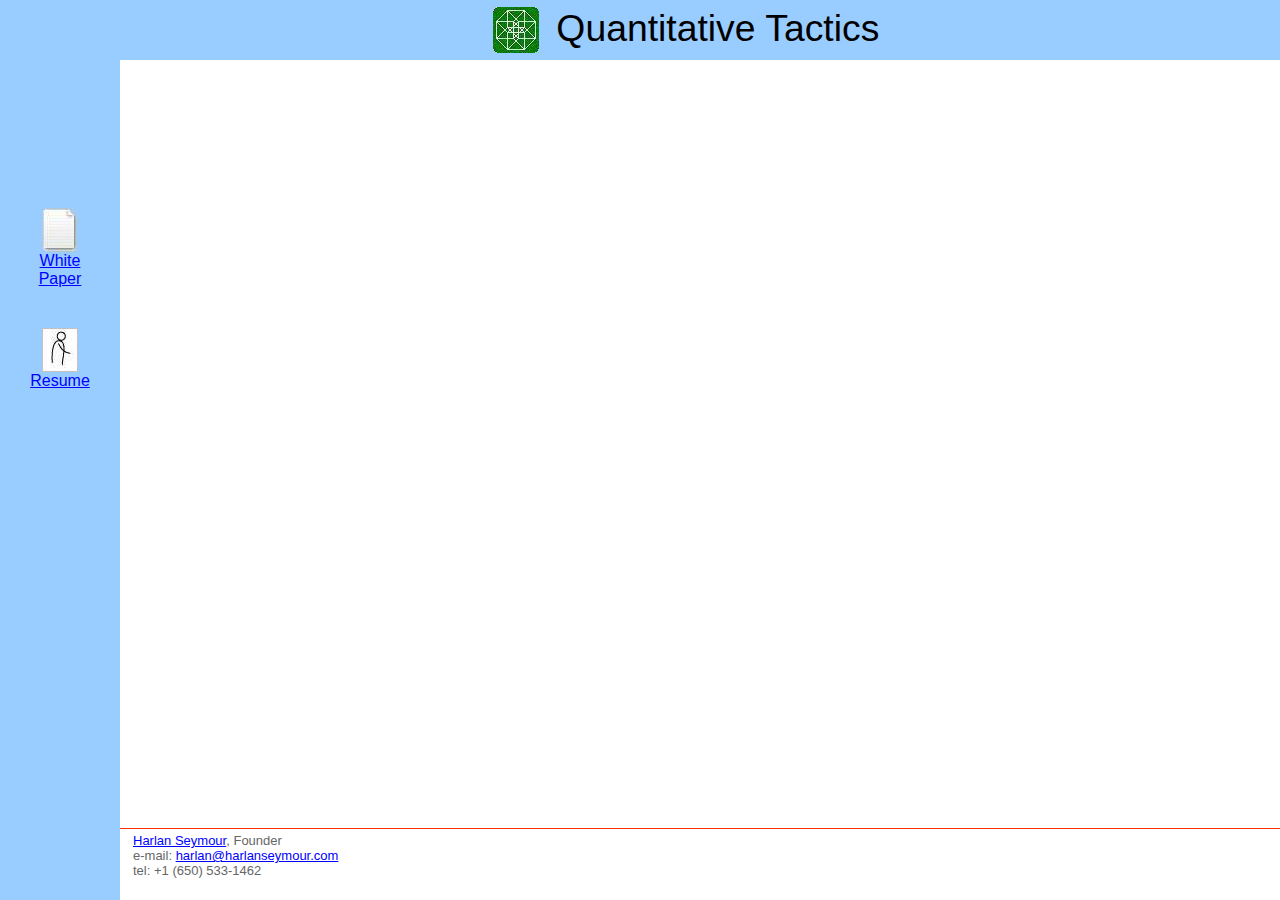
<file: index.htm>
<html>

<head>
<title>Quantitative Tactics</title>
<meta name="GENERATOR" content="Microsoft FrontPage 4.0">
<meta name="ProgId" content="FrontPage.Editor.Document">
</head>

<frameset cols="120,*" framespacing="0" border="0" frameborder="0">
  <frame name="left" scrolling="no" noresize src="sidebar.htm">
  <frameset rows="60,*,75">
    <frame name="rtop" src="topbar.htm" scrolling="no" marginwidth="12" marginheight="4">
    <frame name="rbottom" src="home.aspx" scrolling="auto">
    <frame name="rbottom1" src="botbar.htm" scrolling="no">
  </frameset>
  <noframes>
  <body topmargin="0" leftmargin="0">

  <p>This page uses frames, but your browser doesn't support them.</p>

  </body>
  </noframes>
</frameset>

</html>
</file>
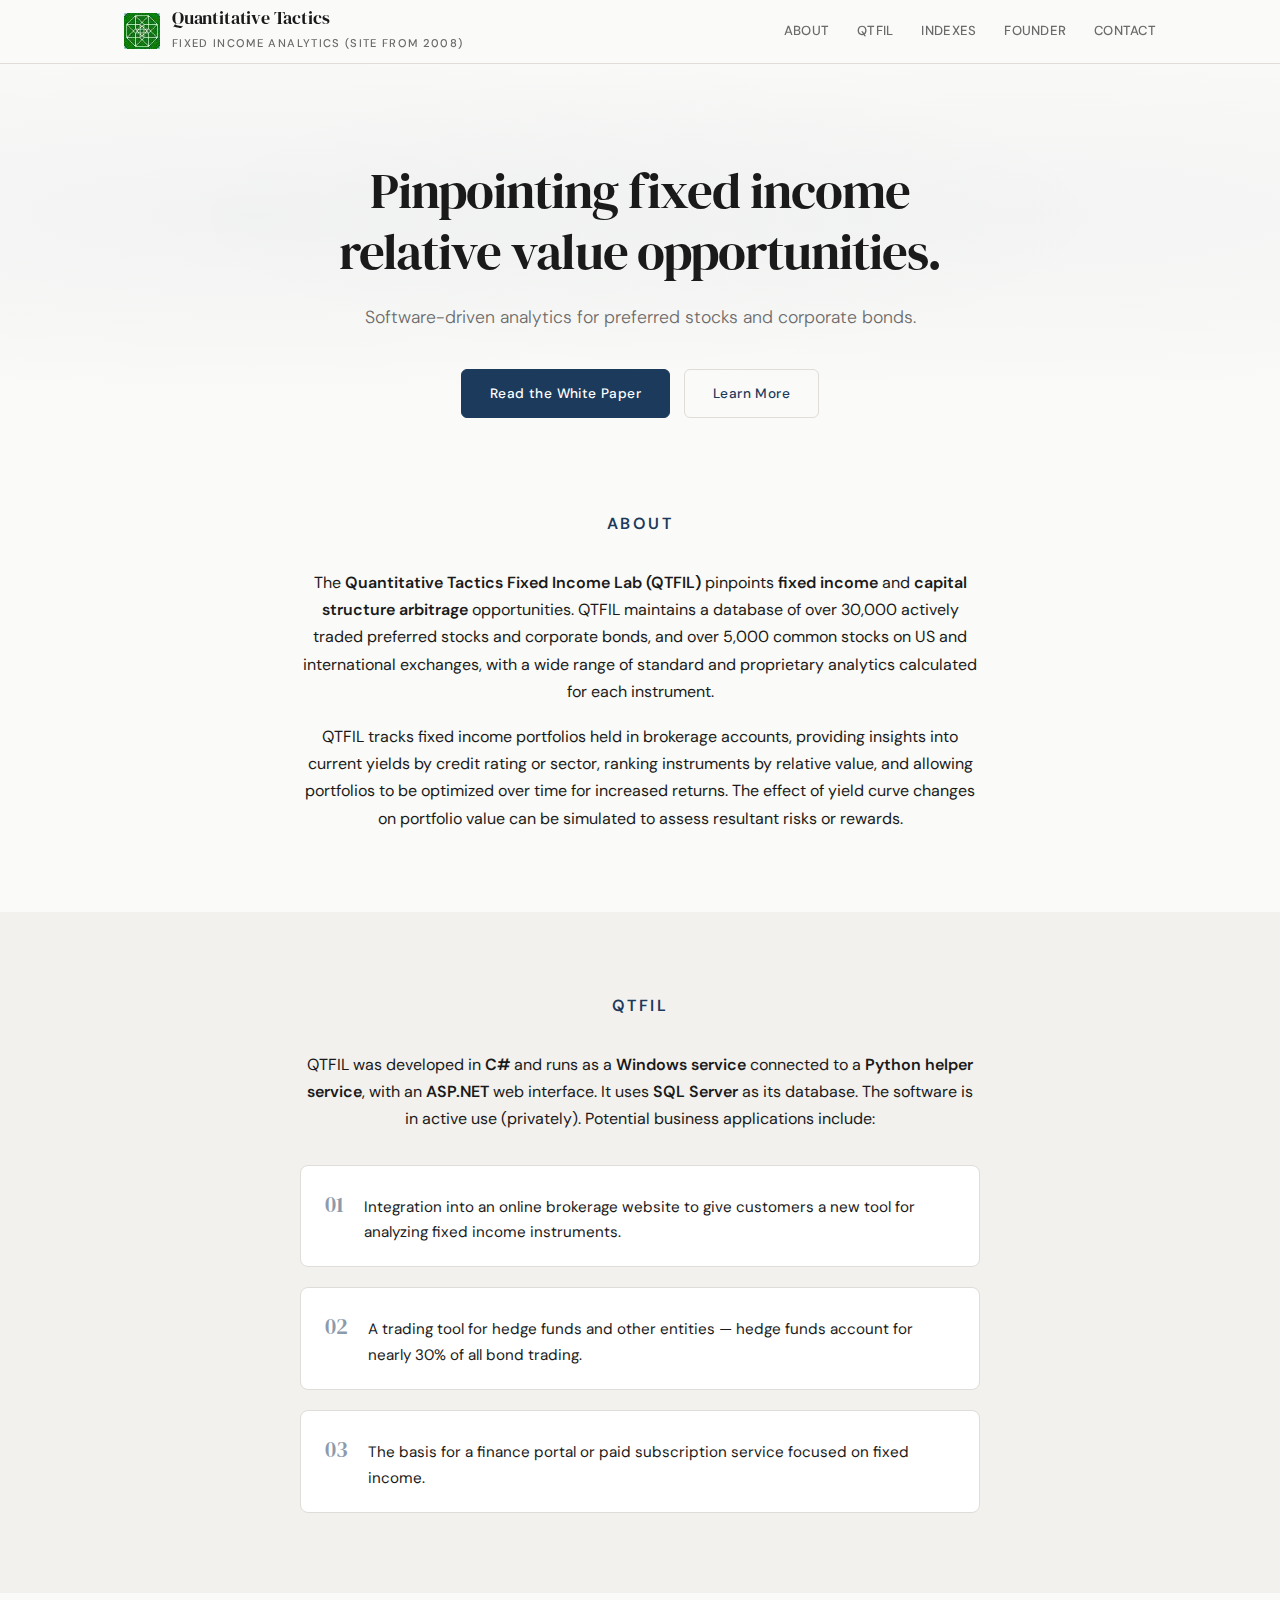
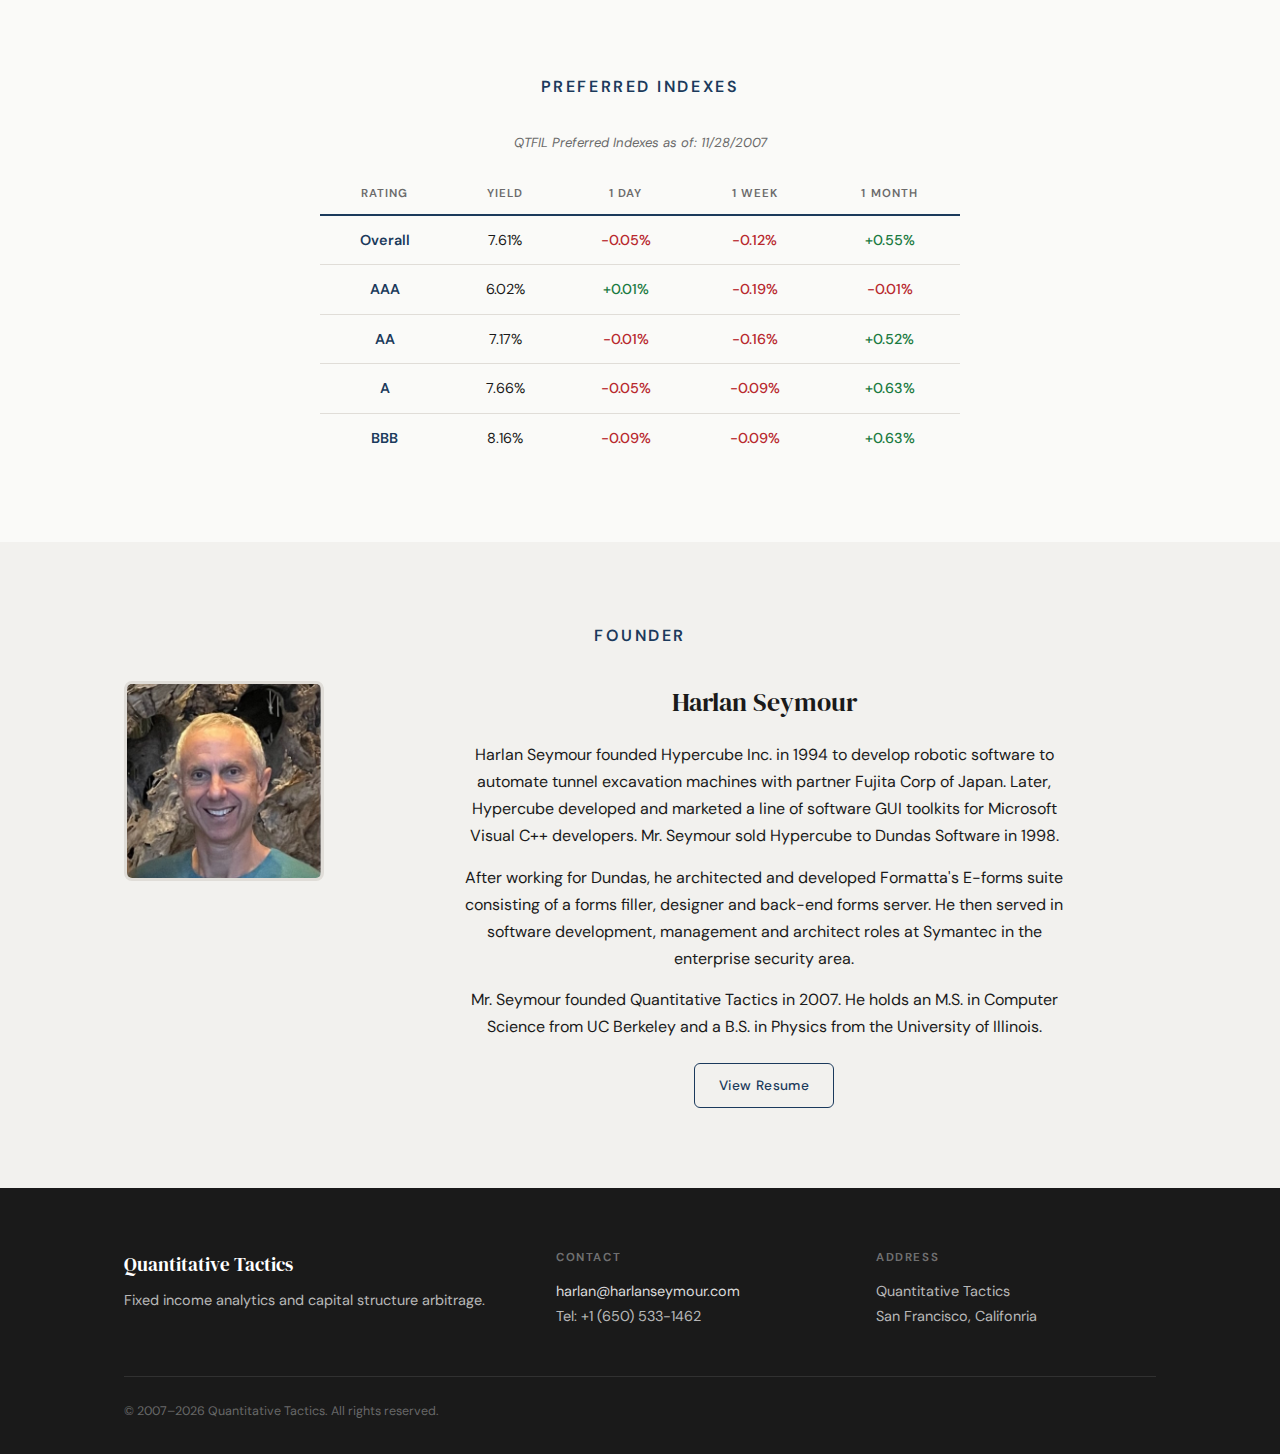
<file: index.html>
<!DOCTYPE html>
<html lang="en">

<head>
    <meta charset="UTF-8">
    <meta name="viewport" content="width=device-width, initial-scale=1.0">
    <title>Quantitative Tactics</title>
    <link rel="icon" type="image/jpeg" href="images/favicon.ico">
    <link rel="preconnect" href="https://fonts.googleapis.com">
    <link rel="preconnect" href="https://fonts.gstatic.com" crossorigin>
    <link
        href="https://fonts.googleapis.com/css2?family=DM+Serif+Display&family=DM+Sans:wght@300;400;500;600&display=swap"
        rel="stylesheet">
    <link rel="stylesheet" href="style.css">
</head>

<body>

    <!-- Header -->
    <header class="header">
        <div class="header-inner">
            <div class="logo-group">
                <img src="images/QT46.jpg" alt="QT Logo" class="logo-img">
                <div class="logo-text">
                    <h1>Quantitative Tactics</h1>
                    <span class="tagline">Fixed Income Analytics (site from 2008)</span>
                </div>
            </div>
            <nav class="nav">
                <a href="#about">About</a>
                <a href="#product">QTFIL</a>
                <a href="#indexes">Indexes</a>
                <a href="#founder">Founder</a>
                <a href="#contact">Contact</a>
            </nav>
            <button class="nav-toggle" aria-label="Toggle navigation">
                <span></span><span></span><span></span>
            </button>
        </div>
    </header>

    <!-- Hero -->
    <section class="hero">
        <div class="hero-inner">
            <h2 class="hero-headline">Pinpointing fixed income<br>relative value opportunities.</h2>
            <p class="hero-sub">Software-driven analytics for preferred stocks and corporate bonds.</p>
            <div class="hero-ctas">
                <a href="docs/QTFIL Overview.pdf" class="btn btn-primary" target="_blank">Read the White Paper</a>
                <a href="#product" class="btn btn-ghost">Learn More</a>
            </div>
        </div>
    </section>

    <!-- About / Product -->
    <section id="about" class="section">
        <div class="container container-centered">
            <div class="section-label">About</div>
            <div class="content-grid">
                <div class="content-main">
                    <p>
                        The <strong>Quantitative Tactics Fixed Income Lab (QTFIL)</strong> pinpoints
                        <strong>fixed income</strong> and <strong>capital structure arbitrage</strong>
                        opportunities. QTFIL maintains a database of over 30,000 actively traded
                        preferred stocks and corporate bonds, and over 5,000 common stocks on US and
                        international exchanges, with a wide range of standard and proprietary analytics
                        calculated for each instrument.
                    </p>
                    <p>
                        QTFIL tracks fixed income portfolios held in brokerage accounts, providing insights into current
                        yields by credit rating or sector, ranking instruments by relative value, and allowing
                        portfolios to be optimized over time for increased returns. The effect of yield curve changes on
                        portfolio value can be simulated to assess resultant risks or rewards.
                    </p>
                </div>
            </div>
        </div>
    </section>

    <!-- Product Details -->
    <section id="product" class="section section-alt">
        <div class="container container-centered">
            <div class="section-label">QTFIL</div>
            <div class="content-grid">
                <div class="content-main">
                    <p>
                        QTFIL was developed in <strong>C#</strong> and runs as a <strong>Windows service</strong>
                        connected to a <strong>Python helper service</strong>, with an <strong>ASP.NET</strong> web
                        interface. It uses <strong>SQL Server</strong> as its database. The software is in active use
                        (privately). Potential business applications include:
                    </p>
                    <div class="use-cases">
                        <div class="use-case">
                            <div class="use-case-num">01</div>
                            <div class="use-case-text">Integration into an online brokerage website to give customers a
                                new tool for analyzing fixed income instruments.
                            </div>
                        </div>
                        <div class="use-case">
                            <div class="use-case-num">02</div>
                            <div class="use-case-text">A trading tool for hedge funds and other entities — hedge funds
                                account for nearly 30% of all bond trading.
                            </div>
                        </div>
                        <div class="use-case">
                            <div class="use-case-num">03</div>
                            <div class="use-case-text">The basis for a finance portal or paid subscription service
                                focused on fixed income.
                            </div>
                        </div>
                    </div>
                </div>
            </div>
        </div>
    </section>

    <!-- Indexes -->
    <section id="indexes" class="section">
        <div class="container container-centered">
            <div class="section-label">Preferred Indexes</div>
            <p class="index-date" id="index-date"></p>
            <div class="table-wrap">
                <table class="yield-table">
                    <thead>
                        <tr>
                            <th>Rating</th>
                            <th>Yield</th>
                            <th>1 Day</th>
                            <th>1 Week</th>
                            <th>1 Month</th>
                        </tr>
                    </thead>
                    <tbody id="yield-body">
                    </tbody>
                </table>
            </div>
        </div>
    </section>

    <!-- Founder -->
    <section id="founder" class="section section-alt">
        <div class="container container-centered">
            <div class="section-label">Founder</div>
            <div class="founder-grid">
                <div class="founder-photo-wrap">
                    <img src="images/HeadShot.jpg" alt="Harlan Seymour" class="founder-photo">
                </div>
                <div class="founder-bio">
                    <h3>Harlan Seymour</h3>
                    <p>Harlan Seymour founded Hypercube Inc. in 1994 to develop robotic software to automate tunnel
                        excavation machines with partner Fujita Corp of Japan. Later, Hypercube developed and marketed a
                        line of software GUI toolkits for Microsoft Visual C++ developers. Mr. Seymour sold Hypercube to
                        Dundas Software in 1998.</p>
                    <p>After working for Dundas, he architected and developed Formatta's E-forms suite consisting of a
                        forms filler, designer and back-end forms server. He then served in software development,
                        management and architect roles at Symantec in the enterprise security area.</p>
                    <p>Mr. Seymour founded Quantitative Tactics in 2007. He holds an M.S. in Computer Science from UC
                        Berkeley and a B.S. in Physics from the University of Illinois.</p>
                    <a href="https://www.linkedin.com/in/harlanseymour/" class="btn btn-outline" target="_blank">View
                        Resume</a>
                </div>
            </div>
        </div>
    </section>

    <!-- Contact / Footer -->
    <footer id="contact" class="footer">
        <div class="container">
            <div class="footer-grid">
                <div class="footer-col">
                    <div class="footer-logo">Quantitative Tactics</div>
                    <p>Fixed income analytics and capital structure arbitrage.</p>
                </div>
                <div class="footer-col">
                    <h4>Contact</h4>
                    <p>
                        <a href="mailto:harlan@harlanseymour.com">harlan@harlanseymour.com</a><br>
                        Tel: +1 (650) 533-1462
                    </p>
                </div>
                <div class="footer-col">
                    <h4>Address</h4>
                    <p>
                        Quantitative Tactics<br>
                        San Francisco, Califonria
                    </p>
                </div>
            </div>
            <div class="footer-bottom">
                <span>&copy; 2007&ndash;2026 Quantitative Tactics. All rights reserved.</span>
            </div>
        </div>
    </footer>

    <script src="main.js"></script>

</body>

</html>
</file>
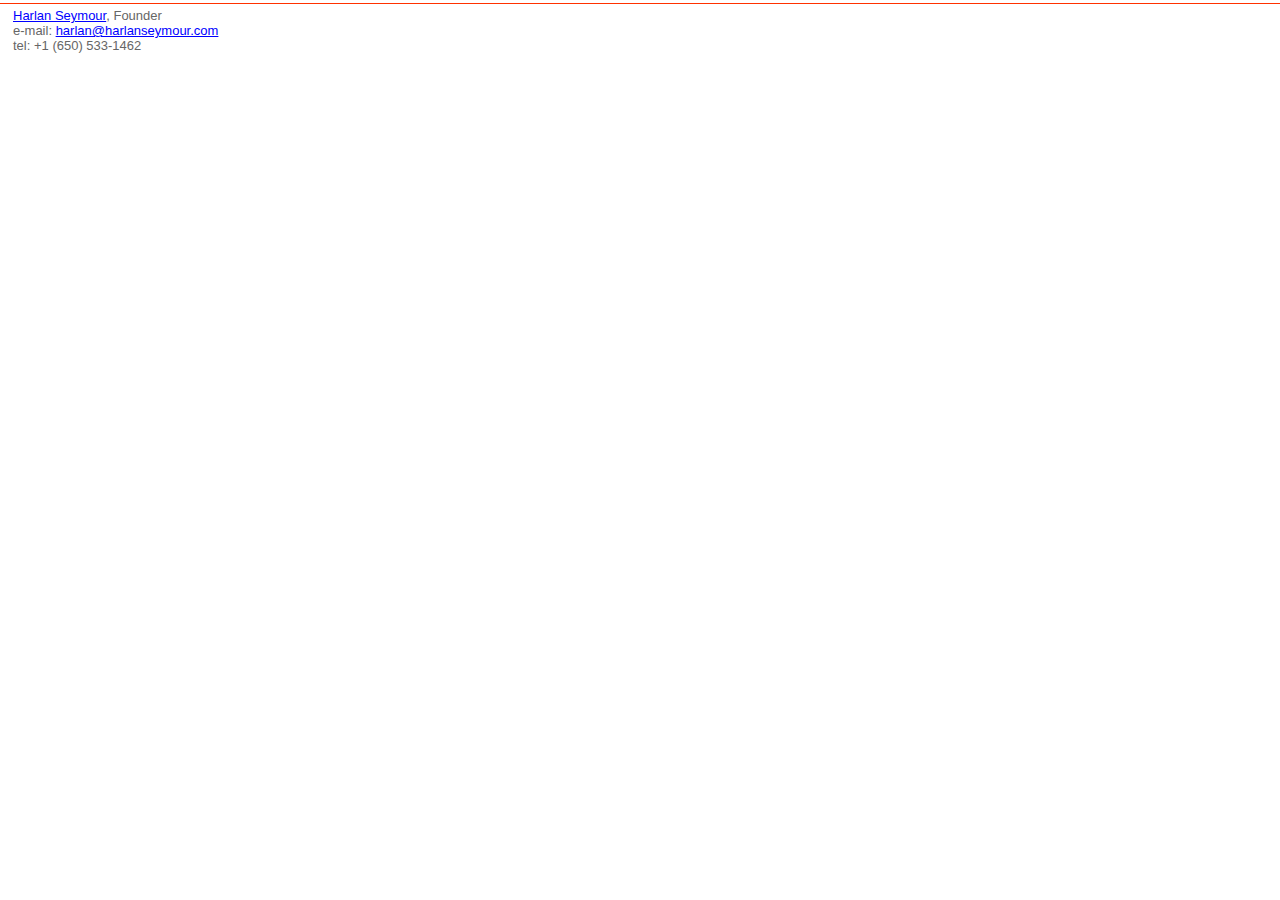
<file: botbar.htm>
<html>

<head>
<meta http-equiv="Content-Type" content="text/html; charset=windows-1252">
<meta name="GENERATOR" content="Microsoft FrontPage 4.0">
<meta name="ProgId" content="FrontPage.Editor.Document">
<title>Bottom Bar</title>
<link rel="stylesheet" type="text/css" href="botbar.css">
</head>

<body>

<table border="0" width="100%" class="botbar">
  <tr>
    <td width="67%">
        <a href="mailto:harlan@quantactics.com">
        Harlan Seymour</a>, Founder<br>
        e-mail: <a href="mailto:harlan@harlanseymour.com">harlan@harlanseymour.com</a><br>
        tel: +1 (650) 533-1462</td>
  </tr>
</table>

</body>

</html>
</file>
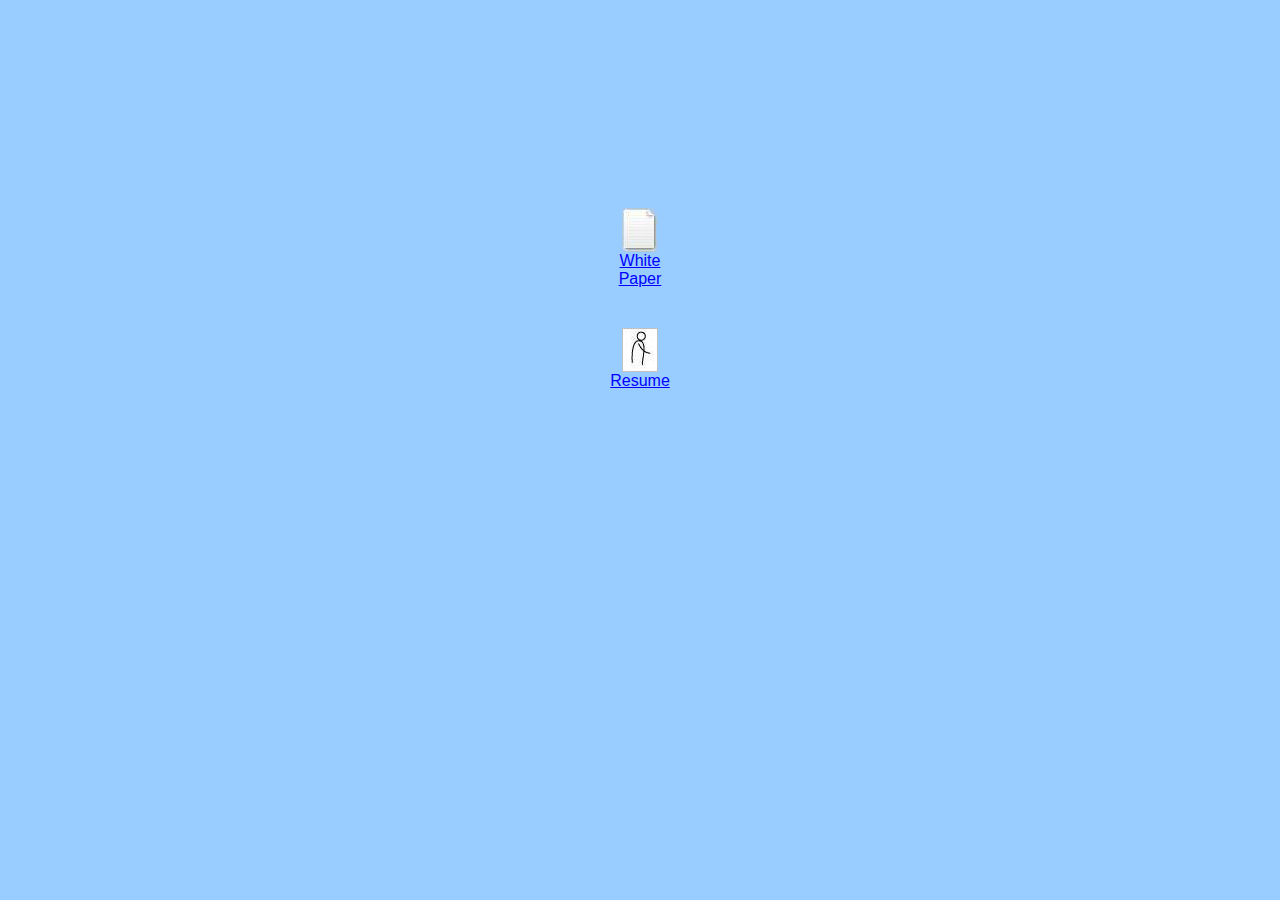
<file: sidebar.htm>
<html>

<head>
<META name=VI60_defaultClientScript content=JavaScript>
<meta http-equiv="Content-Type" content="text/html; charset=windows-1252">
<meta name="GENERATOR" content="Microsoft FrontPage 4.0">
<meta name="ProgId" content="FrontPage.Editor.Document">
<title>Side Bar</title>
<link rel="stylesheet" type="text/css" href="sidebar.css">
</head>

<body>

<table border="0" cellpadding="0" cellspacing="0" width="100%" class="sidebar">
  <tr>
    <td align="center"></td>
  </tr>
  <tr>
    <td height="200" align="center">&nbsp;</td>
  </tr>
  <tr>
    <td align="center">
      <a href="docs/QTFIL%20Overview.pdf" target="_blank"><img border="0" src="images/white.jpg"><br />
      White<br />Paper
      </a></td>
  </tr>
  <tr>
    <td height="40" align="center"></td>
  </tr>
  <tr>
    <td align="center" style="height: 62px">
    	<a href="docs/HarlanSeymour.pdf" target="_blank"><img border="0" src="images/resume.jpg""><br />
     	Resume
      </a></td>
  </tr>
</table>

</body>

</html>
</file>
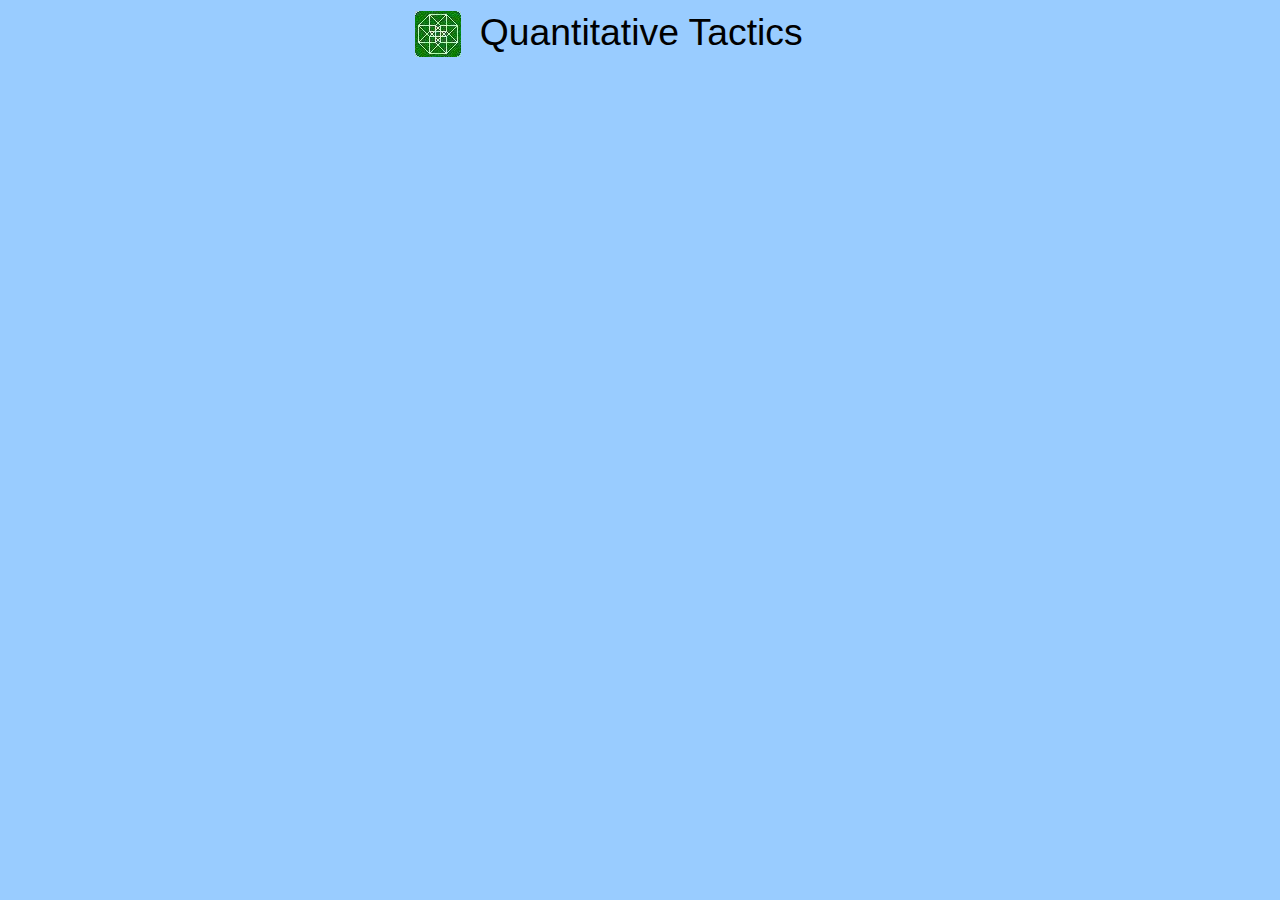
<file: topbar.htm>
<html>

<head>
<meta http-equiv="Content-Type" content="text/html; charset=windows-1252">
<meta name="GENERATOR" content="Microsoft FrontPage 4.0">
<meta name="ProgId" content="FrontPage.Editor.Document">
<title>Top Bar</title>
<link rel="stylesheet" type="text/css" href="sidebar.css">
</head>

<body>
    <table width="100%" class="sidebar">
        <tr>
            <td style="width: 36%; text-align: right;" valign="top"><img src="images/QT46.jpg" /></td>
            <td style="width: 1%;" valign="top"></td>
            <td style="width: 63%;" valign="top">
                <span style="font-size: 28pt;">Quantitative Tactics</span></td>
        </tr>
    </table>
</body>

</html>
</file>
<file: style.css>
/* ===== Variables ===== */
:root {
    --clr-bg: #FAFAF8;
    --clr-surface: #F2F1EE;
    --clr-text: #1A1A1A;
    --clr-text-muted: #6B6B6B;
    --clr-accent: #1B3A5C;
    --clr-accent-light: #2A5A8C;
    --clr-border: #E0DDD8;
    --clr-up: #1A7A42;
    --clr-down: #B8282E;
    --clr-white: #FFFFFF;
    --font-display: 'DM Serif Display', Georgia, serif;
    --font-body: 'DM Sans', -apple-system, sans-serif;
    --max-w: 1080px;
    --header-h: 64px;
}

/* ===== Reset ===== */
*,
*::before,
*::after {
    margin: 0;
    padding: 0;
    box-sizing: border-box;
}

html {
    scroll-behavior: smooth;
    scroll-padding-top: var(--header-h);
}

body {
    font-family: var(--font-body);
    font-weight: 400;
    font-size: 16px;
    line-height: 1.7;
    color: var(--clr-text);
    background: var(--clr-bg);
    -webkit-font-smoothing: antialiased;
}

img {
    max-width: 100%;
    display: block;
}

a {
    color: var(--clr-accent);
    text-decoration: none;
    transition: color 0.2s;
}

a:hover {
    color: var(--clr-accent-light);
}

strong {
    font-weight: 600;
}

.container {
    max-width: var(--max-w);
    margin: 0 auto;
    padding: 0 24px;
}

.container-centered {
    text-align: center;
}

.container-centered .content-main p {
    margin-left: auto;
    margin-right: auto;
    text-align: center;
}

.container-centered .section-label {
    text-align: center;
}

.container-centered .index-date {
    text-align: center;
}

.container-centered .table-wrap {
    display: flex;
    justify-content: center;
}

.container-centered .yield-table th,
.container-centered .yield-table td {
    text-align: center;
}

.container-centered .yield-table .rating-cell {
    text-align: center;
}

.container-centered .use-cases {
    align-items: center;
}

.container-centered .use-case {
    text-align: left;
}

.container-centered .founder-grid {
    justify-items: center;
}

.container-centered .founder-bio {
    text-align: center;
}

.container-centered .founder-bio p {
    margin-left: auto;
    margin-right: auto;
}

/* ===== Header ===== */
.header {
    position: fixed;
    top: 0;
    left: 0;
    right: 0;
    height: var(--header-h);
    background: rgba(250, 250, 248, 0.92);
    backdrop-filter: blur(12px);
    -webkit-backdrop-filter: blur(12px);
    border-bottom: 1px solid var(--clr-border);
    z-index: 100;
}

.header-inner {
    max-width: var(--max-w);
    margin: 0 auto;
    padding: 0 24px;
    height: 100%;
    display: flex;
    align-items: center;
    justify-content: space-between;
}

.logo-group {
    display: flex;
    align-items: center;
    gap: 12px;
}

.logo-img {
    width: 36px;
    height: 36px;
    object-fit: contain;
}

.logo-text h1 {
    font-family: var(--font-display);
    font-size: 1.15rem;
    font-weight: 400;
    line-height: 1.1;
    letter-spacing: -0.01em;
}

.tagline {
    font-size: 0.7rem;
    text-transform: uppercase;
    letter-spacing: 0.12em;
    color: var(--clr-text-muted);
    font-weight: 500;
}

.nav {
    display: flex;
    gap: 28px;
}

.nav a {
    font-size: 0.82rem;
    font-weight: 500;
    color: var(--clr-text-muted);
    letter-spacing: 0.02em;
    text-transform: uppercase;
    transition: color 0.2s;
}

.nav a:hover {
    color: var(--clr-text);
}

.nav-toggle {
    display: none;
    background: none;
    border: none;
    cursor: pointer;
    flex-direction: column;
    gap: 5px;
    padding: 4px;
}

.nav-toggle span {
    display: block;
    width: 22px;
    height: 2px;
    background: var(--clr-text);
    border-radius: 1px;
    transition: all 0.3s;
}

/* ===== Hero ===== */
.hero {
    padding: 160px 24px 12px;
    text-align: center;
    background:
        radial-gradient(ellipse at 20% 50%, rgba(27, 58, 92, 0.04) 0%, transparent 60%),
        radial-gradient(ellipse at 80% 50%, rgba(27, 58, 92, 0.03) 0%, transparent 60%),
        var(--clr-bg);
}

.hero-inner {
    max-width: 720px;
    margin: 0 auto;
}

.hero-headline {
    font-family: var(--font-display);
    font-size: clamp(2rem, 5vw, 3.2rem);
    font-weight: 400;
    line-height: 1.2;
    letter-spacing: -0.02em;
    color: var(--clr-text);
    margin-bottom: 20px;
}

.hero-sub {
    font-size: 1.1rem;
    color: var(--clr-text-muted);
    font-weight: 300;
    margin-bottom: 36px;
}

.hero-ctas {
    display: flex;
    gap: 14px;
    justify-content: center;
    flex-wrap: wrap;
}

/* ===== Buttons ===== */
.btn {
    display: inline-block;
    padding: 12px 28px;
    font-family: var(--font-body);
    font-size: 0.85rem;
    font-weight: 500;
    letter-spacing: 0.03em;
    border-radius: 6px;
    cursor: pointer;
    transition: all 0.2s ease;
    border: 1.5px solid transparent;
}

.btn-primary {
    background: var(--clr-accent);
    color: var(--clr-white);
    border-color: var(--clr-accent);
}

.btn-primary:hover {
    background: var(--clr-accent-light);
    border-color: var(--clr-accent-light);
    color: var(--clr-white);
}

.btn-ghost {
    background: transparent;
    color: var(--clr-accent);
    border-color: var(--clr-border);
}

.btn-ghost:hover {
    border-color: var(--clr-accent);
}

.btn-outline {
    background: transparent;
    color: var(--clr-accent);
    border-color: var(--clr-accent);
    padding: 10px 24px;
}

.btn-outline:hover {
    background: var(--clr-accent);
    color: var(--clr-white);
}

/* ===== Sections ===== */
.section {
    padding: 80px 0;
}

.section-alt {
    background: var(--clr-surface);
}

.section-label {
    font-size: 1.0rem;
    font-weight: 600;
    text-transform: uppercase;
    letter-spacing: 0.16em;
    color: var(--clr-accent);
    margin-bottom: 32px;
}

.content-main p {
    margin-bottom: 18px;
    color: var(--clr-text);
    max-width: 680px;
}

.content-main p:last-child {
    margin-bottom: 0;
}

/* ===== Use Cases ===== */
.use-cases {
    margin-top: 32px;
    display: flex;
    flex-direction: column;
    gap: 20px;
}

.use-case {
    display: flex;
    gap: 20px;
    align-items: baseline;
    padding: 20px 24px;
    background: var(--clr-white);
    border-radius: 8px;
    border: 1px solid var(--clr-border);
    max-width: 680px;
}

.use-case-num {
    font-family: var(--font-display);
    font-size: 1.4rem;
    color: var(--clr-accent);
    flex-shrink: 0;
    opacity: 0.5;
}

.use-case-text {
    color: var(--clr-text);
    font-size: 0.95rem;
}

/* ===== Yield Table ===== */
.index-date {
    font-size: 0.82rem;
    color: var(--clr-text-muted);
    font-style: italic;
    margin-bottom: 20px;
}

.table-wrap {
    overflow-x: auto;
    -webkit-overflow-scrolling: touch;
}

.yield-table {
    width: 100%;
    max-width: 640px;
    border-collapse: collapse;
    font-size: 0.9rem;
    font-variant-numeric: tabular-nums;
}

.yield-table th {
    text-align: left;
    padding: 10px 16px;
    font-size: 0.72rem;
    font-weight: 600;
    text-transform: uppercase;
    letter-spacing: 0.1em;
    color: var(--clr-text-muted);
    border-bottom: 2px solid var(--clr-accent);
}

.yield-table td {
    padding: 12px 16px;
    border-bottom: 1px solid var(--clr-border);
}

.yield-table tbody tr:last-child td {
    border-bottom: none;
}

.rating-cell {
    font-weight: 600;
    color: var(--clr-accent);
}

.yield-table .up {
    color: var(--clr-up);
    font-weight: 500;
}

.yield-table .down {
    color: var(--clr-down);
    font-weight: 500;
}

/* ===== Founder ===== */
.founder-grid {
    display: grid;
    grid-template-columns: 200px 1fr;
    gap: 48px;
    align-items: start;
}

.founder-photo-wrap {
    position: relative;
}

.founder-photo {
    width: 200px;
    border-radius: 8px;
    border: 3px solid var(--clr-border);
}

.founder-bio h3 {
    font-family: var(--font-display);
    font-size: 1.6rem;
    font-weight: 400;
    margin-bottom: 16px;
}

.founder-bio p {
    margin-bottom: 14px;
    color: var(--clr-text);
    max-width: 600px;
}

.founder-bio .btn-outline {
    margin-top: 8px;
}

/* ===== Footer ===== */
.footer {
    background: var(--clr-text);
    color: rgba(255, 255, 255, 0.7);
    padding: 60px 0 32px;
}

.footer a {
    color: rgba(255, 255, 255, 0.85);
}

.footer a:hover {
    color: #fff;
}

.footer-grid {
    display: grid;
    grid-template-columns: 1.4fr 1fr 1fr;
    gap: 40px;
    margin-bottom: 48px;
}

.footer-logo {
    font-family: var(--font-display);
    font-size: 1.2rem;
    color: #fff;
    margin-bottom: 8px;
}

.footer-col h4 {
    font-size: 0.72rem;
    font-weight: 600;
    text-transform: uppercase;
    letter-spacing: 0.14em;
    color: rgba(255, 255, 255, 0.4);
    margin-bottom: 12px;
}

.footer-col p {
    font-size: 0.9rem;
    line-height: 1.7;
}

.footer-bottom {
    border-top: 1px solid rgba(255, 255, 255, 0.1);
    padding-top: 24px;
    font-size: 0.78rem;
    color: rgba(255, 255, 255, 0.35);
}

/* ===== Responsive ===== */
@media (max-width: 768px) {
    .nav {
        display: none;
        position: absolute;
        top: var(--header-h);
        left: 0;
        right: 0;
        background: rgba(250, 250, 248, 0.98);
        backdrop-filter: blur(12px);
        flex-direction: column;
        padding: 20px 24px;
        gap: 16px;
        border-bottom: 1px solid var(--clr-border);
    }

    .nav.open {
        display: flex;
    }

    .nav-toggle {
        display: flex;
    }

    .nav-toggle.active span:nth-child(1) {
        transform: rotate(45deg) translate(5px, 5px);
    }

    .nav-toggle.active span:nth-child(2) {
        opacity: 0;
    }

    .nav-toggle.active span:nth-child(3) {
        transform: rotate(-45deg) translate(5px, -5px);
    }

    .hero {
        padding: 130px 24px 70px;
    }

    .hero-headline {
        font-size: 1.8rem;
    }

    .section {
        padding: 56px 0;
    }

    .founder-grid {
        grid-template-columns: 1fr;
        gap: 28px;
    }

    .founder-photo {
        width: 150px;
        margin: 0 auto;
    }

    .footer-grid {
        grid-template-columns: 1fr;
        gap: 28px;
    }

    .use-case {
        flex-direction: column;
        gap: 6px;
    }
}
</file>
<file: botbar.css>
BODY
{
	background-image: url(images/redline.gif);
	background-repeat: repeat-x;
	margin-top: 5;
	margin-left: 10;
	margin-right: 10;
}.botbar
{
	font-family: Veranda, Georgia, Arial;
	color: #666666;
	font-size: small;
}
A:link
{
	color: blue;
}A:hover{
	color: red;
}
</file>
<file: sidebar.css>
BODY
{
	background-color: #99ccff;
}

.sidebar
{
	font-family: Veranda, Georgia, Arial;
}

A:link
{
	color: blue;
}A:hover{
	color: red;
}
</file>
